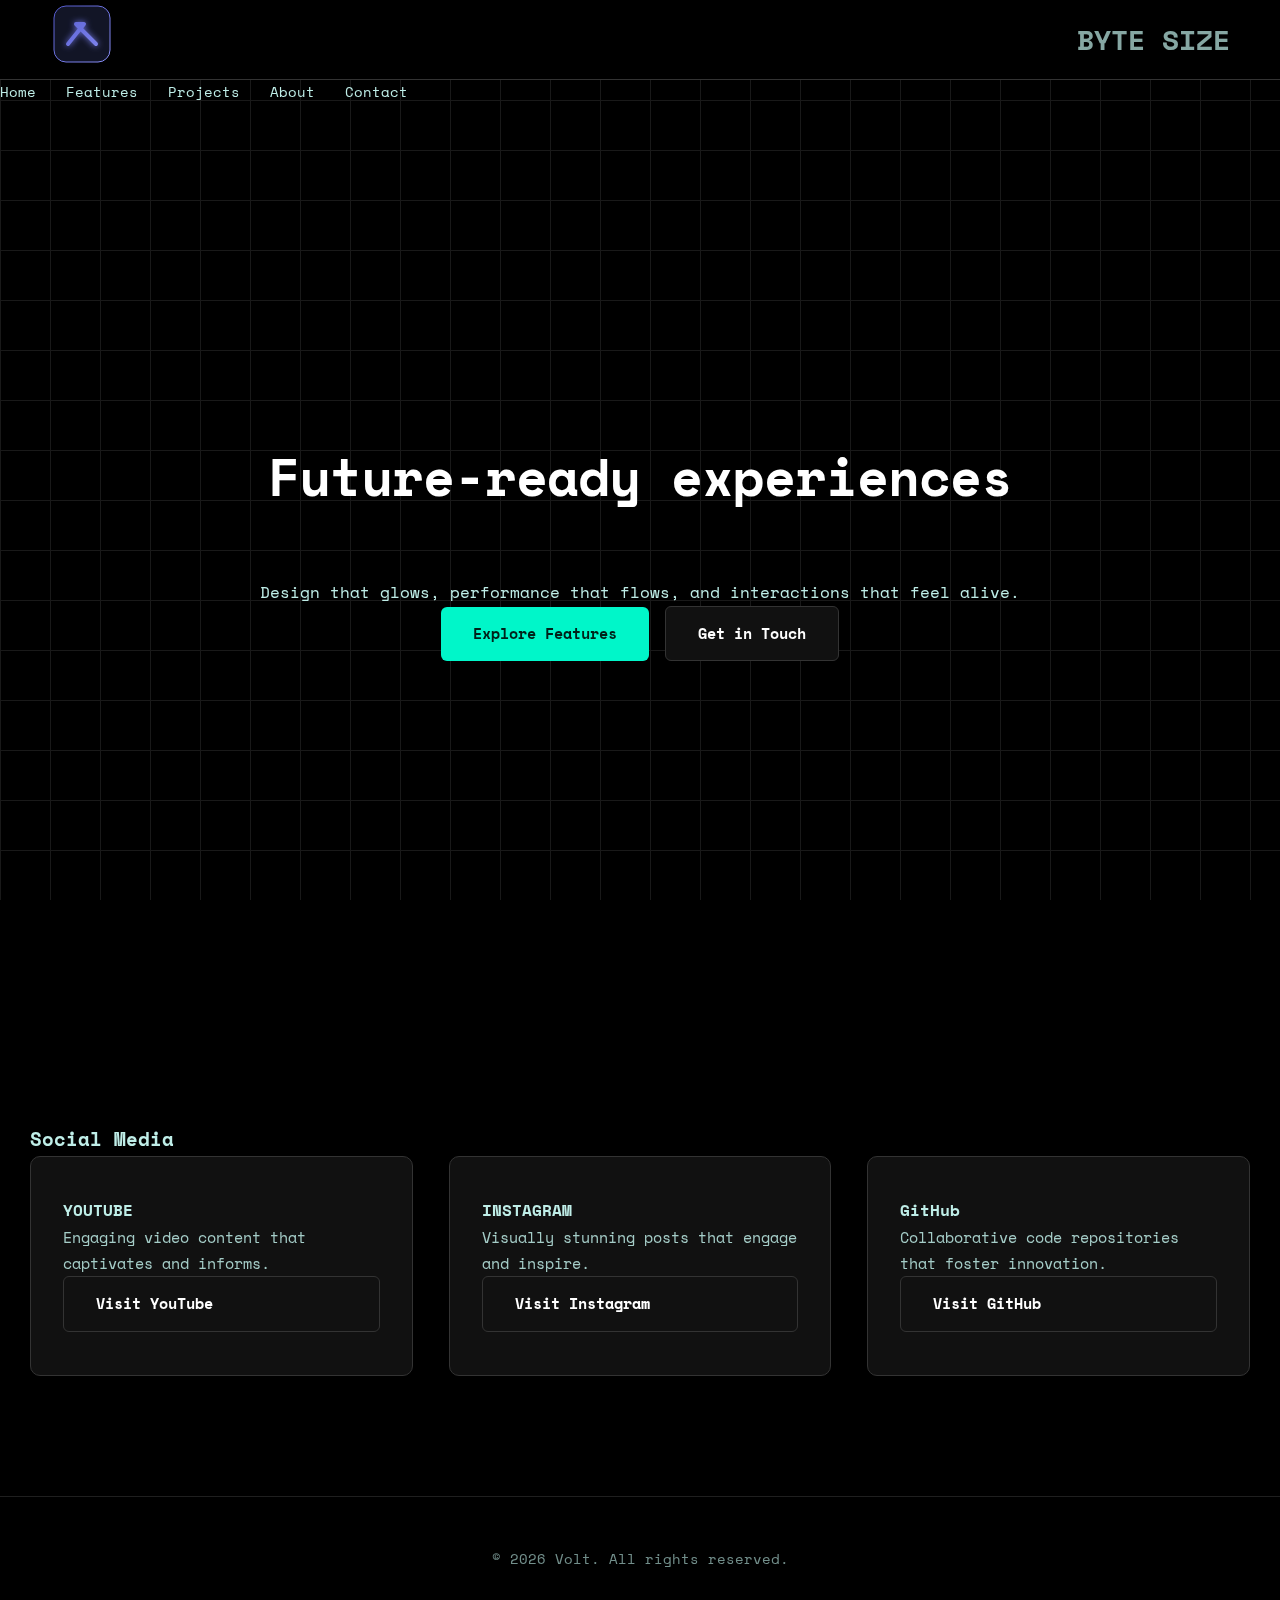
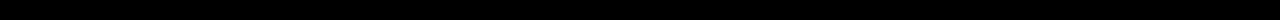
<file: index.html>
<!DOCTYPE html>
<html lang="en">
  <head>
    <meta charset="utf-8" />
    <meta name="viewport" content="width=device-width, initial-scale=1" />
    <title>Volt — Futuristic Landing</title>
    <link rel="stylesheet" href="index.css" />
  </head>
  <body>
    <header class="branding">
      <a class="logo" href="#home" aria-label="Volt Home">
        <img src="logo.svg" alt="Volt logo" />
      </a>
      <div class="title"><h1>BYTE SIZE</h1></div>
      <button class="nav-toggle" aria-label="Toggle navigation" aria-expanded="false">
        <span></span><span></span><span></span>
      </button>
    </header>

    <nav class="navigation" id="nav">
      <a href="index.html#home">Home</a>
  <a href="features.html">Features</a>
      <a href="projects.html">Projects</a>
      <a href="about.html">About</a>
      <a href="contact.html">Contact</a>
    </nav>

    <main>
      <section id="home" class="hero">
        <div class="hero-inner reveal">
          <h2>Future-ready experiences</h2>
          <p>Design that glows, performance that flows, and interactions that feel alive.</p>
          <div class="cta">
            <a href="features.html" class="btn primary">Explore Features</a>
            <a href="contact.html" class="btn secondary">Get in Touch</a>
          </div>
        </div>
        <div class="grid-bg" aria-hidden="true"></div>
      </section>

      <section id="features" class="features">
        <h3 class="section-title reveal">Social Media</h3>
        <div class="cards">
          <article class="card reveal">
            <h4>YOUTUBE</h4>
            <p>Engaging video content that captivates and informs.</p>
            <a class="btn secondary" href="http://www.youtube.com/@ByteSize-01" target="_blank" rel="noopener" aria-label="Open YouTube channel in new tab">Visit YouTube</a>
          </article>
          <article class="card reveal">
            <h4>INSTAGRAM</h4>
            <p>Visually stunning posts that engage and inspire.</p>
            <a class="btn secondary" href="https://www.instagram.com/_byte_size_del/?hl=en" target="_blank" rel="noopener" aria-label="Open Instagram profile in new tab">Visit Instagram</a>
          </article>
          <article class="card reveal">
            <h4>GitHub</h4>
            <p>Collaborative code repositories that foster innovation.</p>
            <a class="btn secondary" href="https://github.com/byteSize-del" target="_blank" rel="noopener" aria-label="Open GitHub profile in new tab">Visit GitHub</a>
          </article>
        </div>
      </section>

      
    </main>

    <footer class="footer">
      <p>© <span id="year"></span> Volt. All rights reserved.</p>
    </footer>

    <script src="script.js"></script>
  </body>
  </html>
</file>
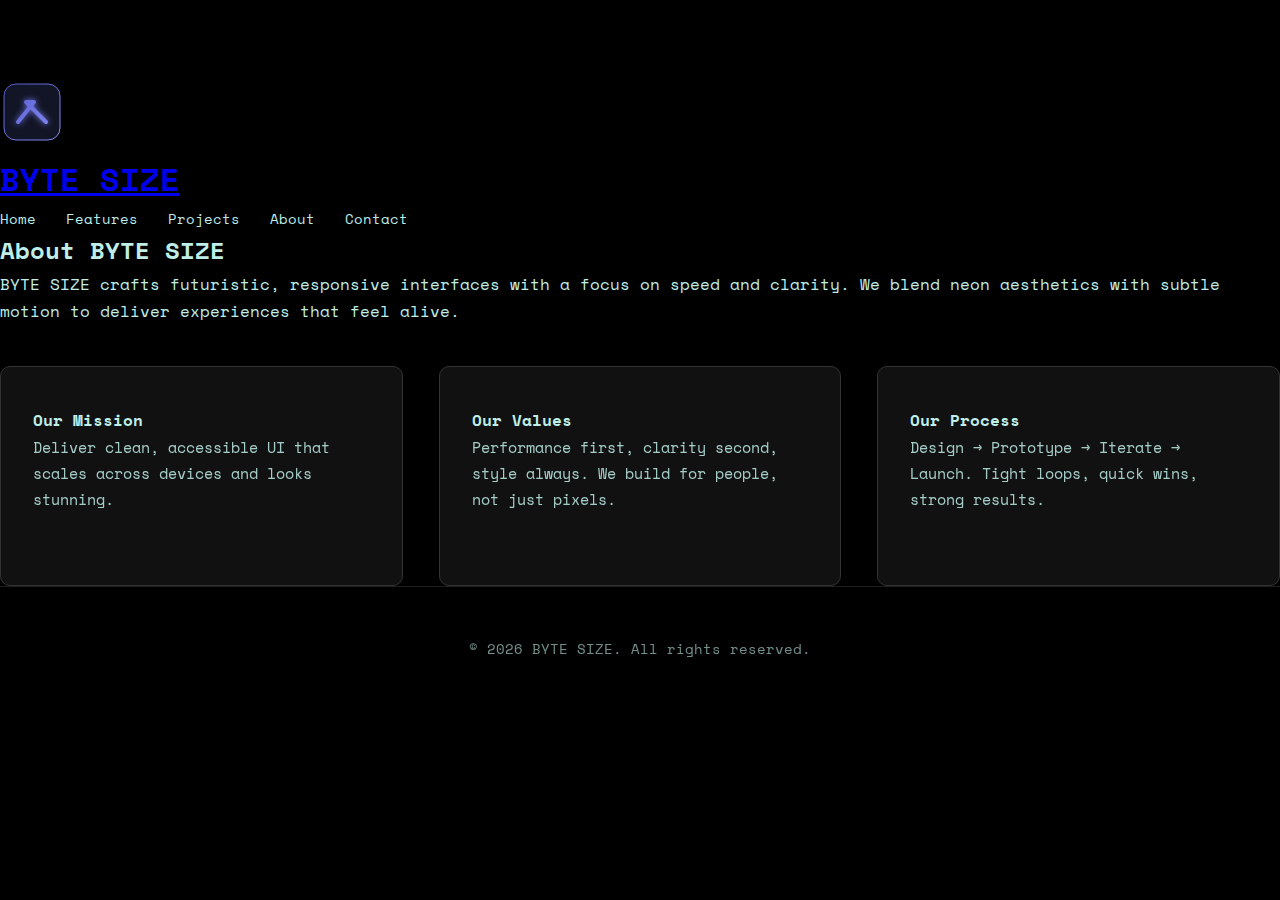
<file: about.html>
<!DOCTYPE html>
<html lang="en">
<head>
    <meta charset="utf-8" />
    <meta name="viewport" content="width=device-width, initial-scale=1" />
    <title>About — BYTE SIZE</title>
    <link rel="stylesheet" href="index.css" />
</head>
<body>
    <header class="header">
        <div class="header-content">
            <a class="logo-link" href="index.html" aria-label="BYTE SIZE Home">
                <img src="logo.svg" alt="BYTE SIZE logo" />
                <h1>BYTE SIZE</h1>
            </a>
            <nav class="navigation" id="nav">
                <a href="index.html">Home</a>
                <a href="features.html">Features</a>
                <a href="projects.html">Projects</a>
                <a href="about.html" aria-current="page">About</a>
                <a href="contact.html">Contact</a>
            </nav>
            <button class="nav-toggle" id="nav-toggle" aria-label="Toggle navigation" aria-expanded="false">
                <span></span><span></span><span></span>
            </button>
        </div>
    </header>

    <main class="page-content">
        <div class="about-inner">
            <h2 class="section-title">About BYTE SIZE</h2>
            <p>
                BYTE SIZE crafts futuristic, responsive interfaces with a focus on speed and clarity. We blend neon aesthetics with subtle motion to deliver experiences that feel alive.
            </p>
        </div>
        <div class="cards" style="margin-top: 40px;">
            <article class="card">
                <div class="card-content">
                    <h4>Our Mission</h4>
                    <p>Deliver clean, accessible UI that scales across devices and looks stunning.</p>
                </div>
            </article>
            <article class="card">
                <div class="card-content">
                    <h4>Our Values</h4>
                    <p>Performance first, clarity second, style always. We build for people, not just pixels.</p>
                </div>
            </article>
            <article class="card">
                <div class="card-content">
                    <h4>Our Process</h4>
                    <p>Design → Prototype → Iterate → Launch. Tight loops, quick wins, strong results.</p>
                </div>
            </article>
        </div>
    </main>

    <footer class="footer">
        <p>© <span id="year"></span> BYTE SIZE. All rights reserved.</p>
    </footer>

    <script src="script.js"></script>
</body>
</html>
</file>
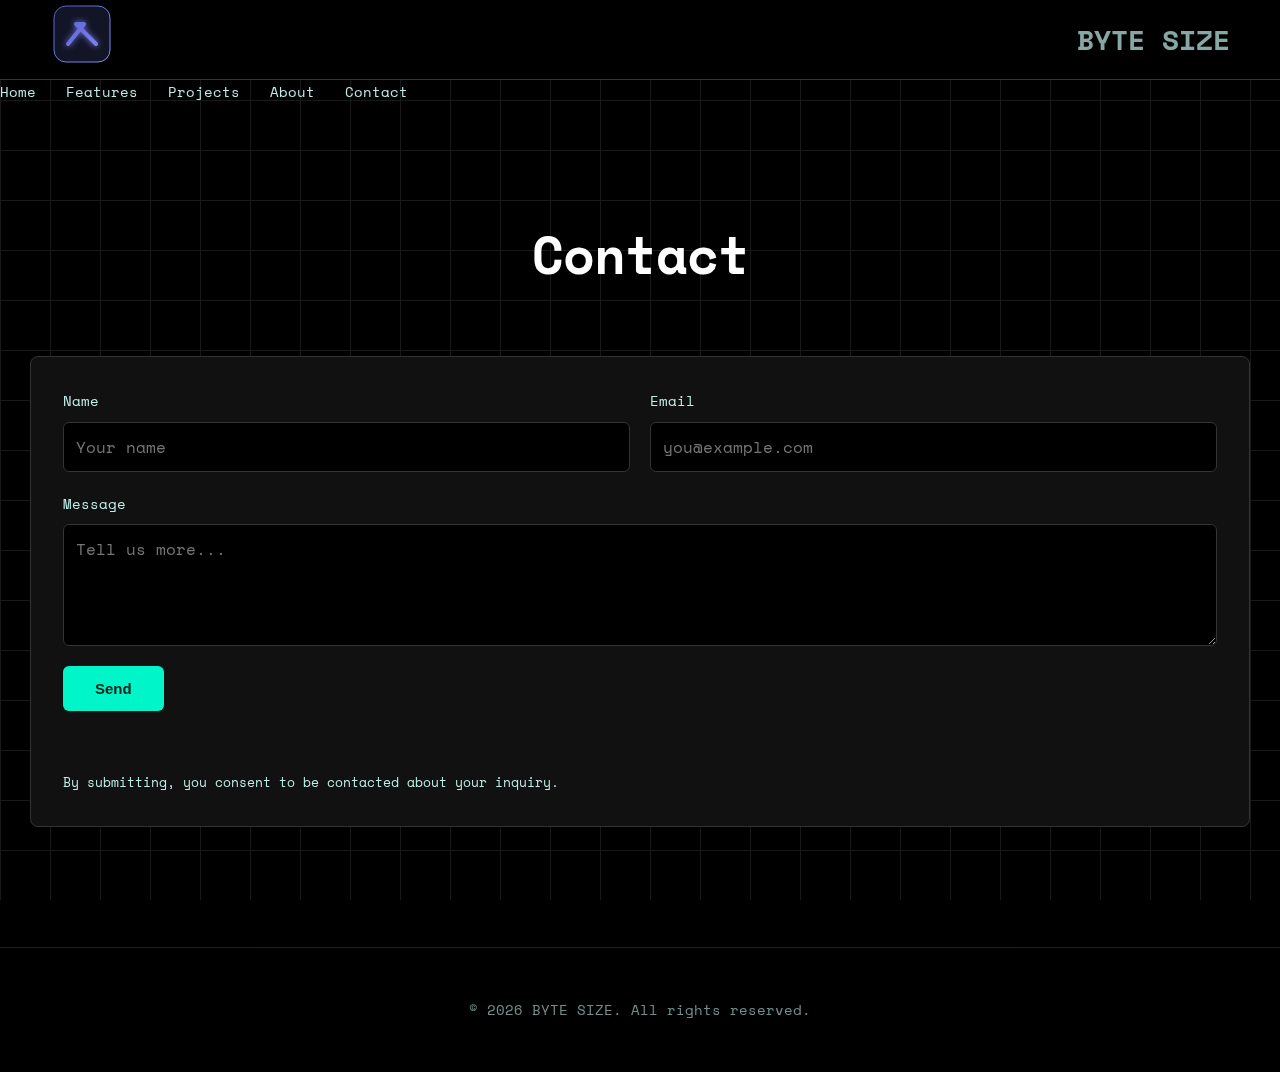
<file: contact.html>
<!DOCTYPE html>
<html lang="en">
<head>
    <meta charset="utf-8" />
    <meta name="viewport" content="width=device-width, initial-scale=1" />
    <title>Contact — BYTE SIZE</title>
    <link rel="stylesheet" href="index.css" />
    <link rel="stylesheet" href="contact.css" />
    <link rel="icon" href="logo.svg" type="image/svg+xml">
</head>
<body>
    <div class="grid-bg"></div>
    <header class="branding">
        <a class="logo" href="index.html#home" aria-label="Home">
            <img src="logo.svg" alt="Logo" />
        </a>
        <div class="title">
            <h1>BYTE SIZE</h1>
        </div>
        <button class="nav-toggle" aria-label="Toggle navigation" aria-expanded="false">
            <span></span><span></span><span></span>
        </button>
    </header>

    <nav class="navigation" id="nav">
        <a href="index.html#home">Home</a>
        <a href="features.html">Features</a>
        <a href="projects.html">Projects</a>
        <a href="about.html">About</a>
        <a href="contact.html" aria-current="page">Contact</a>
    </nav>

    <main>
        <section class="contact">
            <h2 class="section-title reveal">Contact</h2>
            <form class="contact-form reveal" id="contactForm"
                data-endpoint="https://hook.eu2.make.com/4b5eqlucms6466vhip0rn368konvnkla" data-format="form">
                <div class="row">
                    <label>
                        <span>Name</span>
                        <input type="text" name="name" placeholder="Your name" required />
                    </label>
                    <label>
                        <span>Email</span>
                        <input type="email" name="email" placeholder="you@example.com" required />
                    </label>
                </div>
                <label>
                    <span>Message</span>
                    <textarea name="message" rows="4" placeholder="Tell us more..." required></textarea>
                </label>
                <label class="hp-field" aria-hidden="true" tabindex="-1" style="display:none;">
                    <span>Website</span>
                    <input type="text" name="website" autocomplete="off" />
                </label>
                <button type="submit" class="btn primary">Send</button>
                <p class="form-status" id="formStatus" role="status" aria-live="polite"></p>
                <small style="color: var(--muted);">By submitting, you consent to be contacted about your
                    inquiry.</small>
            </form>
        </section>
    </main>

    <footer class="footer">
        <p>© <span id="year"></span> BYTE SIZE. All rights reserved.</p>
    </footer>

    <script src="script.js"></script>
</body>
</html>
</file>
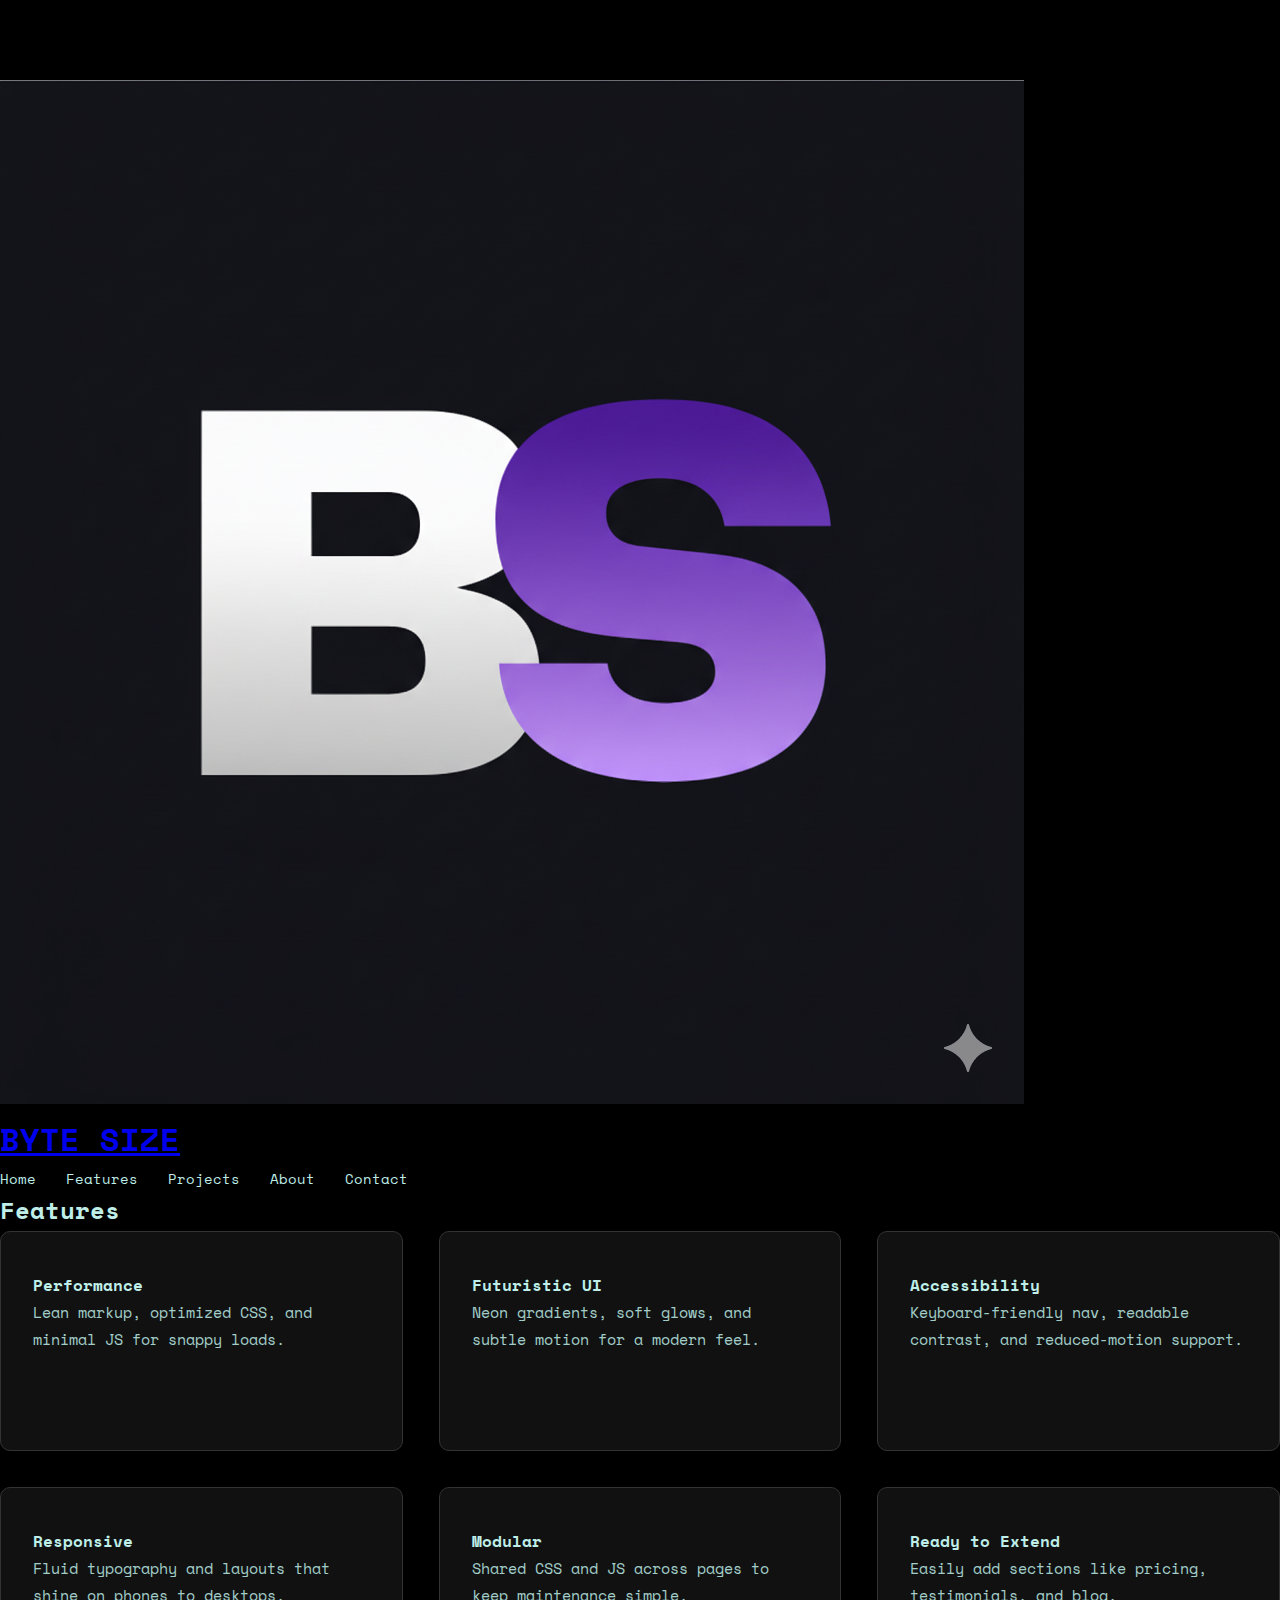
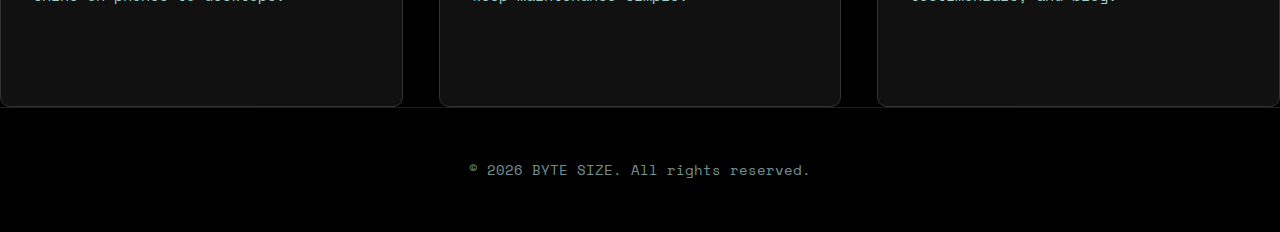
<file: features.html>
<!DOCTYPE html>
<html lang="en">
<head>
    <meta charset="utf-8" />
    <meta name="viewport" content="width=device-width, initial-scale=1" />
    <title>Features — BYTE SIZE</title>
    <link rel="stylesheet" href="index.css" />
</head>
<body>
    <header class="header">
        <div class="header-content">
            <a class="logo-link" href="index.html" aria-label="BYTE SIZE Home">
                <img src="main image.png" alt="BYTE SIZE logo" />
                <h1>BYTE SIZE</h1>
            </a>
            <nav class="navigation" id="nav">
                <a href="index.html">Home</a>
                <a href="features.html" aria-current="page">Features</a>
                <a href="projects.html">Projects</a>
                <a href="about.html">About</a>
                <a href="contact.html">Contact</a>
            </nav>
            <button class="nav-toggle" id="nav-toggle" aria-label="Toggle navigation" aria-expanded="false">
                <span></span><span></span><span></span>
            </button>
        </div>
    </header>

    <main class="page-content">
        <h2 class="section-title">Features</h2>
        <div class="cards">
            <article class="card">
                <div class="card-content">
                    <h4>Performance</h4>
                    <p>Lean markup, optimized CSS, and minimal JS for snappy loads.</p>
                </div>
            </article>
            <article class="card">
                <div class="card-content">
                    <h4>Futuristic UI</h4>
                    <p>Neon gradients, soft glows, and subtle motion for a modern feel.</p>
                </div>
            </article>
            <article class="card">
                <div class="card-content">
                    <h4>Accessibility</h4>
                    <p>Keyboard-friendly nav, readable contrast, and reduced-motion support.</p>
                </div>
            </article>
            <article class="card">
                <div class="card-content">
                    <h4>Responsive</h4>
                    <p>Fluid typography and layouts that shine on phones to desktops.</p>
                </div>
            </article>
            <article class="card">
                <div class="card-content">
                    <h4>Modular</h4>
                    <p>Shared CSS and JS across pages to keep maintenance simple.</p>
                </div>
            </article>
            <article class="card">
                <div class="card-content">
                    <h4>Ready to Extend</h4>
                    <p>Easily add sections like pricing, testimonials, and blog.</p>
                </div>
            </article>
        </div>
    </main>

    <footer class="footer">
        <p>© <span id="year"></span> BYTE SIZE. All rights reserved.</p>
    </footer>

    <script src="script.js"></script>
</body>
</html>
</file>
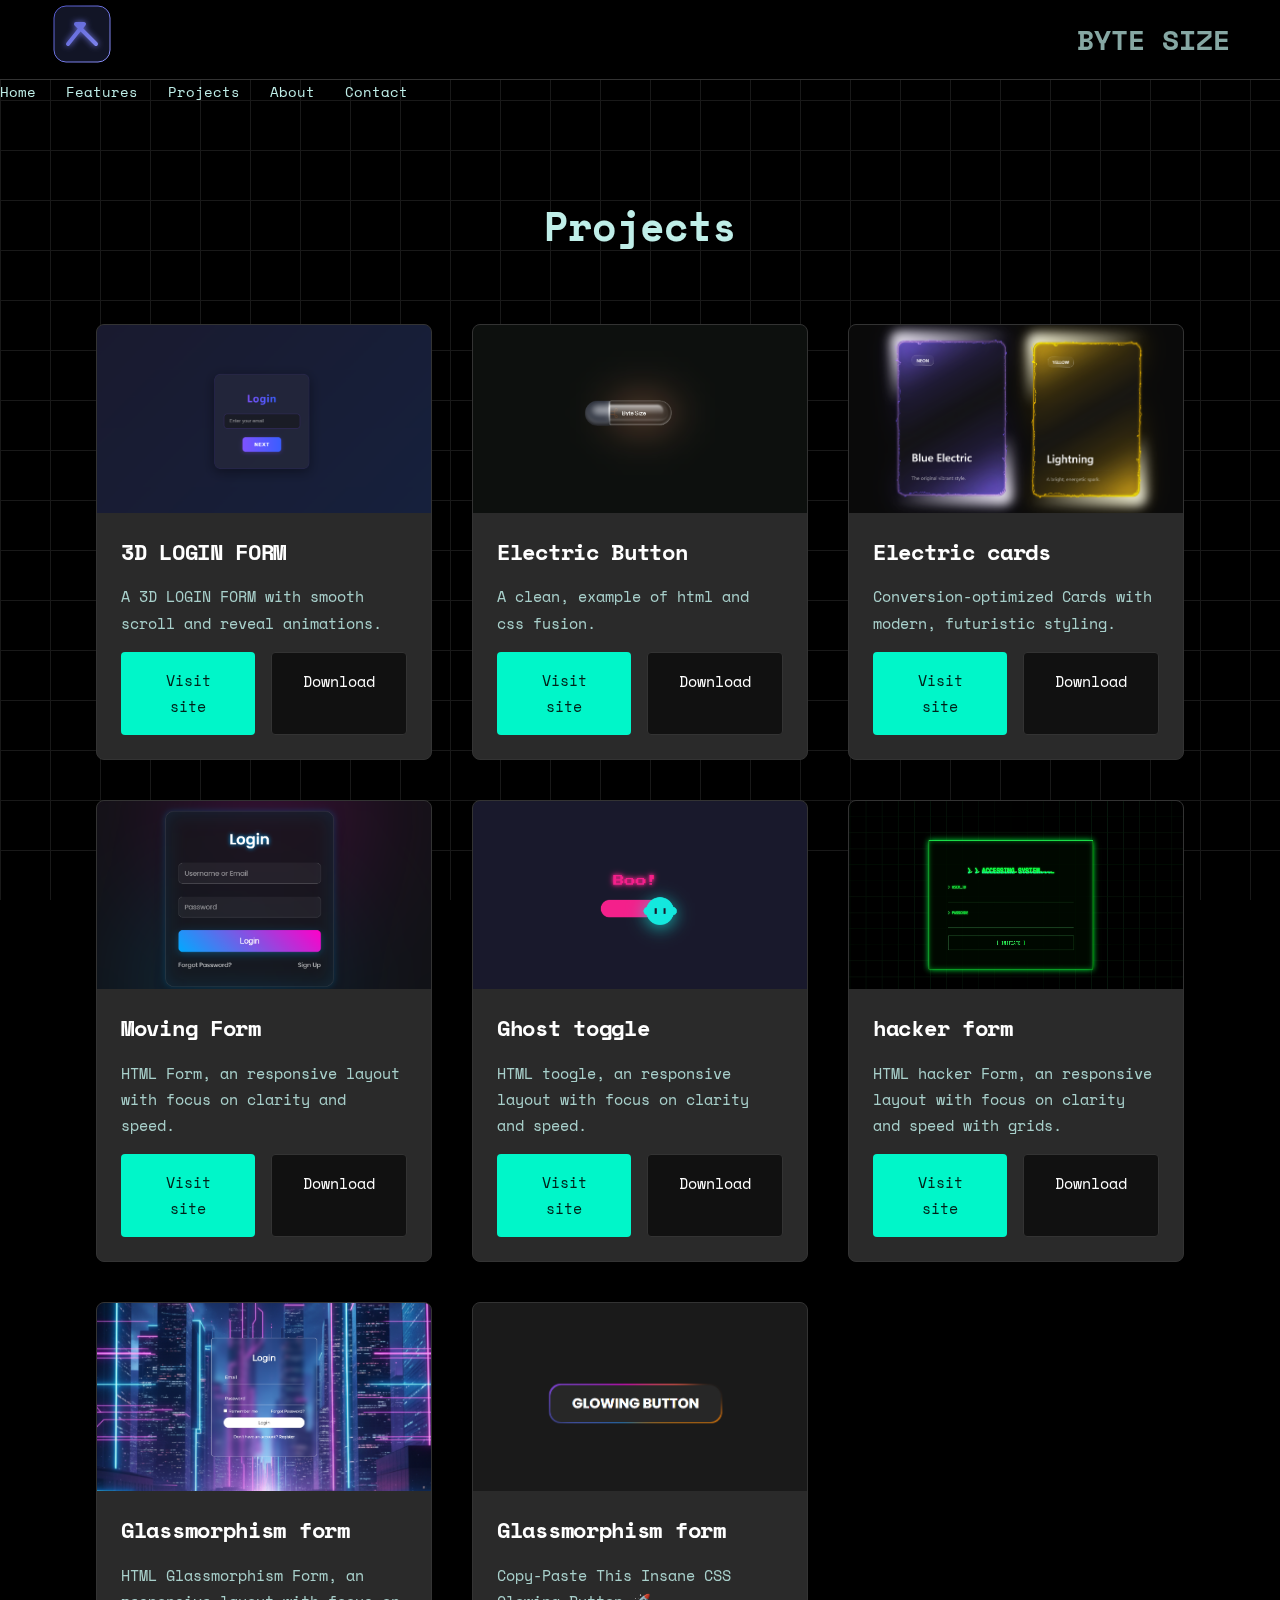
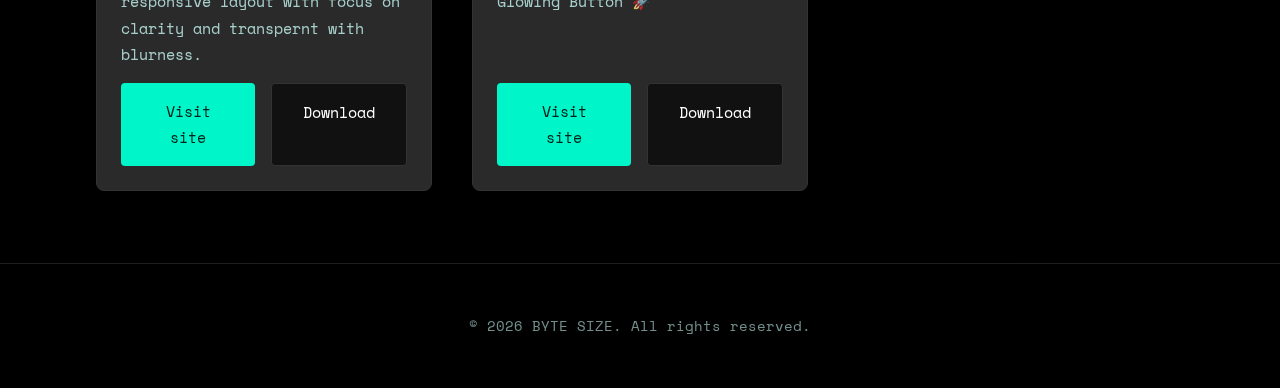
<file: projects.html>
<!DOCTYPE html>
<html lang="en">
<head>
    <meta charset="utf-8" />
    <meta name="viewport" content="width=device-width, initial-scale=1" />
    <title>Projects — BYTE SIZE</title>
    <link rel="stylesheet" href="index.css" />
    <link rel="icon" href="logo.svg" type="image/svg+xml" />
    <style>
        /* Responsive Design Improvements for Projects Page */
        
        /* Mobile First Base Styles */
        .page-content {
            padding: 1rem;
            margin: 0 auto;
            max-width: 100%;
        }
        
        .section-title {
            font-size: 1.75rem;
            margin: 1.5rem 0;
            padding: 0 0.5rem;
            text-align: center;
        }
        
        .cards {
            display: grid;
            grid-template-columns: 1fr;
            gap: 1.5rem;
            padding: 0.5rem;
            margin: 0 auto;
            max-width: 100%;
        }
        
        .card {
            margin: 0;
            padding: 0;
            width: 100%;
            display: flex;
            flex-direction: column;
            background: #2a2a2a;
            border-radius: 8px;
            box-shadow: 0 2px 8px rgba(0,0,0,0.1);
            overflow: hidden;
            transition: transform 0.3s ease, box-shadow 0.3s ease;
        }
        
        .card:hover {
            transform: translateY(-4px);
            box-shadow: 0 4px 16px rgba(0,0,0,0.15);
        }
        
        .card-media {
            width: 100%;
            height: auto;
            aspect-ratio: 16/9;
            object-fit: cover;
            display: block;
        }
        
        .card-content {
            padding: 1rem;
            flex: 1;
            display: flex;
            flex-direction: column;
        }
        
        .card-actions {
            display: flex;
            flex-direction: column;
            gap: 0.75rem;
            margin-top: auto;
            padding-top: 1rem;
        }
        
        .card-actions .btn {
            width: 100%;
            text-align: center;
            padding: 0.75rem 1rem;
            display: inline-block;
            text-decoration: none;
            border-radius: 4px;
            font-weight: 500;
            transition: all 0.3s ease;
        }
        
        /* Tablet Styles - 768px and up */
        @media (min-width: 768px) {
            .page-content {
                padding: 2rem;
                max-width: 1200px;
            }
            
            .section-title {
                font-size: 2.25rem;
                margin: 2rem 0;
                padding: 0 1rem;
            }
            
            .cards {
                grid-template-columns: repeat(2, 1fr);
                gap: 2rem;
                padding: 1rem;
            }
            
            .card-content {
                padding: 1.25rem;
            }
            
            .card-actions {
                flex-direction: row;
                gap: 1rem;
            }
            
            .card-actions .btn {
                flex: 1;
                padding: 0.875rem 1.25rem;
            }
        }
        
        /* Desktop Styles - 1024px and up */
        @media (min-width: 1024px) {
            .page-content {
                padding: 3rem 2rem;
            }
            
            .section-title {
                font-size: 2.5rem;
                margin: 2.5rem 0;
            }
            
            .cards {
                grid-template-columns: repeat(3, 1fr);
                gap: 2.5rem;
                padding: 1.5rem;
            }
            
            .card {
                max-width: 100%;
            }
            
            .card-content {
                padding: 1.5rem;
            }
            
            .card-actions .btn {
                padding: 1rem 1.5rem;
            }
        }
        
        /* Large Desktop Styles - 1440px and up */
        @media (min-width: 1440px) {
            .page-content {
                padding: 4rem 3rem;
                max-width: 1400px;
            }
            
            .section-title {
                font-size: 3rem;
                margin: 3rem 0;
            }
            
            .cards {
                gap: 3rem;
                padding: 2rem;
            }
            
            .card-content {
                padding: 2rem;
            }
        }
        
        /* Small Mobile Optimization - under 480px */
        @media (max-width: 479px) {
            .page-content {
                padding: 0.75rem;
            }
            
            .section-title {
                font-size: 1.5rem;
                margin: 1rem 0;
            }
            
            .cards {
                gap: 1rem;
                padding: 0.25rem;
            }
            
            .card-content {
                padding: 0.875rem;
            }
            
            .card-actions {
                gap: 0.5rem;
            }
            
            .card-actions .btn {
                padding: 0.625rem 0.875rem;
                font-size: 0.875rem;
            }
        }
        
        /* Ensure equal card heights in grid */
        @media (min-width: 768px) {
            .cards {
                align-items: stretch;
            }
            
            .card {
                height: 100%;
            }
        }
    </style>
</head>
<body>
    <div class="grid-bg"></div>
    <header class="branding">
        <a class="logo" href="index.html" aria-label="Home">
            <img src="logo.svg" alt="Logo" />
        </a>
        <div class="title">
            <h1>BYTE SIZE</h1>
        </div>
        <button class="nav-toggle" id="nav-toggle" aria-label="Toggle navigation" aria-expanded="false">
            <span></span><span></span><span></span>
        </button>
    </header>
    <nav class="navigation" id="nav">
        <a href="index.html">Home</a>
        <a href="features.html">Features</a>
        <a href="projects.html" aria-current="page">Projects</a>
        <a href="about.html">About</a>
        <a href="contact.html">Contact</a>
    </nav>
    <main class="page-content">
        <h2 class="section-title">Projects</h2>
        <div class="cards">
            <article class="card">
                <img src="3dlogin.png" alt="3D Login Form preview" class="card-media" loading="lazy" />
                <div class="card-content">
                    <h3>3D LOGIN FORM</h3>
                    <p>A 3D LOGIN FORM with smooth scroll and reveal animations.</p>
                    <div class="card-actions">
                        <a href="https://bytesize-del.github.io/CUBE-LOGIN-FORM/" class="btn primary" target="_blank" rel="noopener">Visit site</a>
                        <a href="3Dlofin form.zip" class="btn secondary" download>Download</a>
                    </div>
                </div>
            </article>
            <article class="card">
                <img src="elbutton.png" alt="Electric Button preview" class="card-media" loading="lazy" />
                <div class="card-content">
                    <h3>Electric Button</h3>
                    <p>A clean, example of html and css fusion.</p>
                    <div class="card-actions">
                        <a href="https://bytesize-del.github.io/BUTTON/" class="btn primary" target="_blank" rel="noopener">Visit site</a>
                        <a href="elbutton.zip" class="btn secondary" download>Download</a>
                    </div>
                </div>
            </article>
            <article class="card">
                <img src="electric cards.png" alt="Electric Cards preview" class="card-media" loading="lazy" />
                <div class="card-content">
                    <h3>Electric cards</h3>
                    <p>Conversion-optimized Cards with modern, futuristic styling.</p>
                    <div class="card-actions">
                        <a href="https://bytesize-del.github.io/Lightning-cards/" class="btn primary" target="_blank" rel="noopener">Visit site</a>
                        <a href="elecrtic cards.zip" class="btn secondary" download>Download</a>
                    </div>
                </div>
            </article>
            <article class="card">
                <img src="movingform (2).png" alt="Moving Form preview" class="card-media" loading="lazy" />
                <div class="card-content">
                    <h3>Moving Form</h3>
                    <p>HTML Form, an responsive layout with focus on clarity and speed.</p>
                    <div class="card-actions">
                        <a href="https://bytesize-del.github.io/LOGIN-FORM-3D/" class="btn primary" target="_blank" rel="noopener">Visit site</a>
                        <a href="movingform.zip" class="btn secondary" download>Download</a>
                    </div>
                </div>
            </article>
            <article class="card">
                <img src="ghosht.png" alt="Ghost toggle preview" class="card-media" loading="lazy" />
                <div class="card-content">
                    <h3>Ghost toggle</h3>
                    <p>HTML toogle, an responsive layout with focus on clarity and speed.</p>
                    <div class="card-actions">
                        <a href="https://bytesize-del.github.io/GHOSHT-TOGGL/" class="btn primary" target="_blank" rel="noopener">Visit site</a>
                        <a href="ghost.zip" class="btn secondary" download>Download</a>
                    </div>
                </div>
            </article>
              <article class="card">
                <img src="hacker form.png" alt="Ghost toggle preview" class="card-media" loading="lazy" />
                <div class="card-content">
                    <h3>hacker form</h3>
                    <p>HTML hacker Form, an responsive layout with focus on clarity and speed with grids.</p>
                    <div class="card-actions">
                         <a href="https://bytesize-del.github.io/Hacker-form/" class="btn primary" target="_blank" rel="noopener">Visit site</a>
                        <a href="hacker form (2).zip" class="btn secondary" download>Download</a>
                    </div>
                </div>
            </article>
               <article class="card">
                <img src="Screenshot 2025-10-14 153216.png" alt=Glassmorphism preview" class="card-media" loading="lazy" />
                <div class="card-content">
                    <h3>Glassmorphism form</h3>
                    <p>HTML Glassmorphism Form, an responsive layout with focus on clarity and transpernt with blurness.</p>
                    <div class="card-actions">
                         <a href="https://bytesize-del.github.io/transperent-form/" class="btn primary" target="_blank" rel="noopener">Visit site</a>
                        <a href="transperent.zip" class="btn secondary" download>Download</a>
                    </div>
                </div>
            </article>
            <article class="card">
                <img src="copy button.png" alt=Glassmorphism preview" class="card-media" loading="lazy" />
                <div class="card-content">
                    <h3>Glassmorphism form</h3>
                    <p>Copy-Paste This Insane CSS Glowing Button 🚀</p>
                    <div class="card-actions">
                         <a href="https://bytesize-del.github.io/Copy-Paste-This-Insane-CSS-Glowing-Button-/" class="btn primary" target="_blank" rel="noopener">Visit site</a>
                        <a href="Copy-Paste This Insane CSS Glowing Button 🚀.zip" class="btn secondary" download>Download</a>
                    </div>
                </div>
            </article>
        </div>
    </main>
    <footer class="footer">
        <p>© <span id="year"></span> BYTE SIZE. All rights reserved.</p>
    </footer>
    <script src="script.js"></script>
</body>
</html>
</file>
<file: index.css>
@import url('https://fonts.googleapis.com/css2?family=Space+Mono:wght@400;700&display=swap');

:root {
    --page-bg: #000000;
    --heading-color: #FFFFFF;
    --text-color: #bfeee8;
    --accent-color: #00F6C9;
    --accent-text-color: #00221A;
    --surface-color: #111111;
    --border-color: #333333;
    --header-height: 80px;
}

* {
    margin: 0;
    padding: 0;
    box-sizing: border-box;
}

html {
    scroll-behavior: smooth;
}

body {
    background-color: var(--page-bg);
    color: var(--text-color);
    font-family: 'Space Mono', monospace;
    padding-top: var(--header-height);
    line-height: 1.7;
}

/* --- CORRECTED HEADER --- */
.branding {
    position: fixed;
    top: 0;
    left: 0;
    width: 100%;
    height: var(--header-height);
    background-color: rgba(0, 0, 0, 0.95);
    backdrop-filter: blur(10px);
    display: flex;
    align-items: center;
    justify-content: space-between;
    padding: 0 50px;
    z-index: 1000;
    border-bottom: 1px solid var(--border-color);
}

.logo {
    color: var(--heading-color);
    font-size: 24px;
    font-weight: 700;
    text-decoration: none;
    letter-spacing: -0.5px;
}

.logo span {
    color: var(--accent-color);
}

.title {
    color: var(--text-color);
    font-size: 14px;
    opacity: 0.7;
}

.navigation {
    display: flex;
    gap: 30px;
    align-items: center;
}

.navigation a {
    color: var(--text-color);
    text-decoration: none;
    font-size: 14px;
    transition: color 0.3s ease;
    font-weight: 500;
}

.navigation a:hover {
    color: var(--accent-color);
}

/* --- HERO SECTION --- */
.hero {
    min-height: 100vh;
    display: flex;
    align-items: center;
    justify-content: center;
    padding: 40px 30px;
    text-align: center;
}

.hero-content {
    max-width: 900px;
}

.hero-content h1 {
    font-size: clamp(40px, 7vw, 72px);
    color: var(--heading-color);
    margin-bottom: 24px;
    line-height: 1.15;
    letter-spacing: -1.5px;
}

.hero-content .subtitle {
    font-size: clamp(18px, 3vw, 24px);
    margin-bottom: 40px;
    opacity: 0.85;
    line-height: 1.6;
    max-width: 700px;
    margin-left: auto;
    margin-right: auto;
}

/* --- BUTTONS --- */
.cta {
    display: flex;
    align-items: center;
    flex-wrap: wrap;
    gap: 16px;
    justify-content: center;
}

.btn {
    padding: 14px 32px;
    border-radius: 6px;
    text-decoration: none;
    font-weight: 700;
    font-size: 15px;
    transition: transform 0.2s ease, box-shadow 0.2s ease;
    display: inline-block;
    cursor: pointer;
}

.btn.primary {
    background-color: var(--accent-color);
    color: var(--accent-text-color);
    border: none;
}

.btn.secondary {
    background-color: var(--surface-color);
    color: var(--heading-color);
    border: 1px solid var(--border-color);
}

.btn:hover {
    transform: translateY(-3px);
    box-shadow: 0 8px 20px rgba(0, 246, 201, 0.25);
}

/* --- SECTIONS --- */
section {
    padding: 120px 30px;
}

.container {
    max-width: 1200px;
    margin: 0 auto;
}

section h2 {
    font-size: clamp(36px, 5vw, 52px);
    color: var(--heading-color);
    margin-bottom: 70px;
    text-align: center;
    letter-spacing: -1px;
    line-height: 1.2;
}

/* --- CARDS --- Enhanced for readability */
.cards {
    display: grid;
    grid-template-columns: repeat(auto-fit, minmax(300px, 1fr));
    gap: 30px;
    max-width: 100%;
}

.card {
    background-color: var(--surface-color);
    border: 1px solid var(--border-color);
    border-radius: 10px;
    padding: 36px 30px;
    transition: transform 0.3s ease, box-shadow 0.3s ease, border-color 0.3s ease;
    display: flex;
    flex-direction: column;
    min-height: 220px;
}

.card:hover {
    transform: translateY(-6px);
    box-shadow: 0 12px 40px rgba(0, 246, 201, 0.15);
    border-color: var(--accent-color);
}

.card h3 {
    color: var(--heading-color);
    font-size: 22px;
    margin-bottom: 16px;
    line-height: 1.4;
    letter-spacing: -0.3px;
}

.card p {
    opacity: 0.85;
    line-height: 1.75;
    font-size: 15px;
    color: var(--text-color);
}

/* --- FOOTER & RESPONSIVE --- */
.footer {
    padding: 50px 30px;
    text-align: center;
    color: var(--text-color);
    border-top: 1px solid var(--border-color);
    opacity: 0.6;
    font-size: 14px;
}

.nav-toggle {
    display: none;
    background: transparent;
    border: none;
    cursor: pointer;
    z-index: 1001;
    padding: 5px;
}

.nav-toggle span {
    display: block;
    width: 25px;
    height: 2px;
    background: var(--heading-color);
    border-radius: 2px;
    transition: all 0.3s ease;
    margin-bottom: 5px;
}

.nav-toggle span:last-child {
    margin-bottom: 0;
}

.nav-toggle[aria-expanded="true"] span:nth-child(1) {
    transform: translateY(7px) rotate(45deg);
}

.nav-toggle[aria-expanded="true"] span:nth-child(2) {
    opacity: 0;
}

.nav-toggle[aria-expanded="true"] span:nth-child(3) {
    transform: translateY(-7px) rotate(-45deg);
}

/* --- MOBILE RESPONSIVE STYLES --- */
/* Large screens (1200px and above) */
@media (min-width: 1200px) {
    .cards {
        grid-template-columns: repeat(3, 1fr);
        gap: 36px;
    }
    .card {
        padding: 40px 32px;
    }
}

/* Medium screens (768px to 1199px) */
@media (min-width: 768px) and (max-width: 1199px) {
    .cards {
        grid-template-columns: repeat(2, 1fr);
        gap: 28px;
    }
    .card {
        padding: 34px 28px;
    }
    .card h3 {
        font-size: 21px;
    }
    .card p {
        font-size: 14px;
    }
}

/* Tablet and below (850px) */
@media (max-width: 850px) {
    :root {
        --header-height: 70px;
    }
    .branding {
        padding: 0 30px;
    }
    .title {
        display: none;
    }
    .navigation {
        display: none;
    }
    .navigation.open {
        display: flex;
        flex-direction: column;
        align-items: center;
        justify-content: center;
        gap: 30px;
        position: fixed;
        top: 0;
        left: 0;
        width: 100%;
        height: 100%;
        background-color: var(--page-bg);
        /* UPDATED: Increased z-index to be on top of fixed header (z-index: 1000) */
        z-index: 1001; 
    }
    .navigation.open a {
        font-size: 24px;
    }
    .nav-toggle {
        display: block;
    }
    section {
        padding: 90px 25px;
    }
    section h2 {
        margin-bottom: 50px;
    }
    .cards {
        grid-template-columns: repeat(auto-fit, minmax(280px, 1fr));
        gap: 24px;
    }
    .card {
        padding: 30px 24px;
        min-height: 200px;
    }
    .card h3 {
        font-size: 20px;
    }
    .card p {
        font-size: 14px;
    }

    /* NEW: Prevents background scrolling when navigation is open */
    body.nav-open {
        overflow: hidden;
    }
}

/* Mobile (600px and below) */
@media (max-width: 600px) {
    :root {
        --header-height: 60px;
    }
    body {
        line-height: 1.6;
    }
    .branding {
        padding: 0 20px;
    }
    .logo {
        font-size: 20px;
    }
    .hero {
        padding: 30px 20px;
        min-height: calc(100vh - 60px);
    }
    section {
        padding: 70px 20px;
    }
    section h2 {
        margin-bottom: 40px;
    }
    .cards {
        grid-template-columns: 1fr;
        gap: 20px;
    }
    .card {
        padding: 28px 22px;
        min-height: 180px;
    }
    .card h3 {
        font-size: 19px;
        margin-bottom: 14px;
    }
    .card p {
        font-size: 14px;
        line-height: 1.7;
    }
    .btn {
        padding: 12px 24px;
        font-size: 14px;
        width: 100%;
        text-align: center;
    }
    .cta {
        flex-direction: column;
        width: 100%;
    }
    .footer {
        padding: 40px 20px;
        font-size: 13px;
    }
}

/* Small mobile (400px and below) */
@media (max-width: 400px) {
    body {
        line-height: 1.55;
    }
    section {
        padding: 60px 16px;
    }
    .cards {
        gap: 16px;
    }
    .card {
        padding: 24px 20px;
        min-height: 170px;
    }
    .card h3 {
        font-size: 18px;
        margin-bottom: 12px;
    }
    .card p {
        font-size: 13px;
        line-height: 1.65;
    }
    .btn {
        padding: 11px 20px;
        font-size: 13px;
    }
}

/* --- Animated Grid --- */
.grid-bg {
    position: fixed;
    top: 0;
    left: 0;
    width: 100%;
    height: 100%;
    background-image:
        linear-gradient(to right, var(--border-color) 1px, transparent 1px),
        linear-gradient(to bottom, var(--border-color) 1px, transparent 1px);
    background-size: 50px 50px;
    animation: grid-scroll 3s linear infinite;
    z-index: -1;
    opacity: 0.5;
    will-change: background-position;
}

@keyframes grid-scroll {
    from {
        background-position: 0 0;
    }
    to {
        background-position: -50px -50px;
    }
}
</file>
<file: contact.css>
/* --- CONTACT FORM STYLES --- */
.contact-form {
    background: var(--surface-color);
    border: 1px solid var(--border-color);
    border-radius: 8px;
    padding: 32px;
    display: grid;
    gap: 20px;
}

.contact-form .row {
    display: grid;
    grid-template-columns: 1fr 1fr;
    gap: 20px;
}

.contact-form label {
    display: flex;
    flex-direction: column;
    gap: 8px;
}

.contact-form label span {
    font-size: 0.9rem;
    color: var(--text-color);
}

.contact-form input,
.contact-form textarea {
    width: 100%;
    background: #000;
    color: var(--text-color);
    border: 1px solid var(--border-color);
    border-radius: 6px;
    padding: 12px;
    font-family: 'Space Mono', monospace;
    font-size: 1rem;
    transition: all 0.2s ease;
}

.contact-form input:focus,
.contact-form textarea:focus {
    outline: none;
    border-color: var(--accent-color);
    box-shadow: 0 0 10px rgba(0, 246, 201, 0.3);
}

.contact-form .btn {
    justify-self: start;
}

.form-status {
    min-height: 20px;
    font-size: 14px;
}

@media (max-width: 768px) {
    .contact-form .row {
        grid-template-columns: 1fr;
    }
}
</file>
